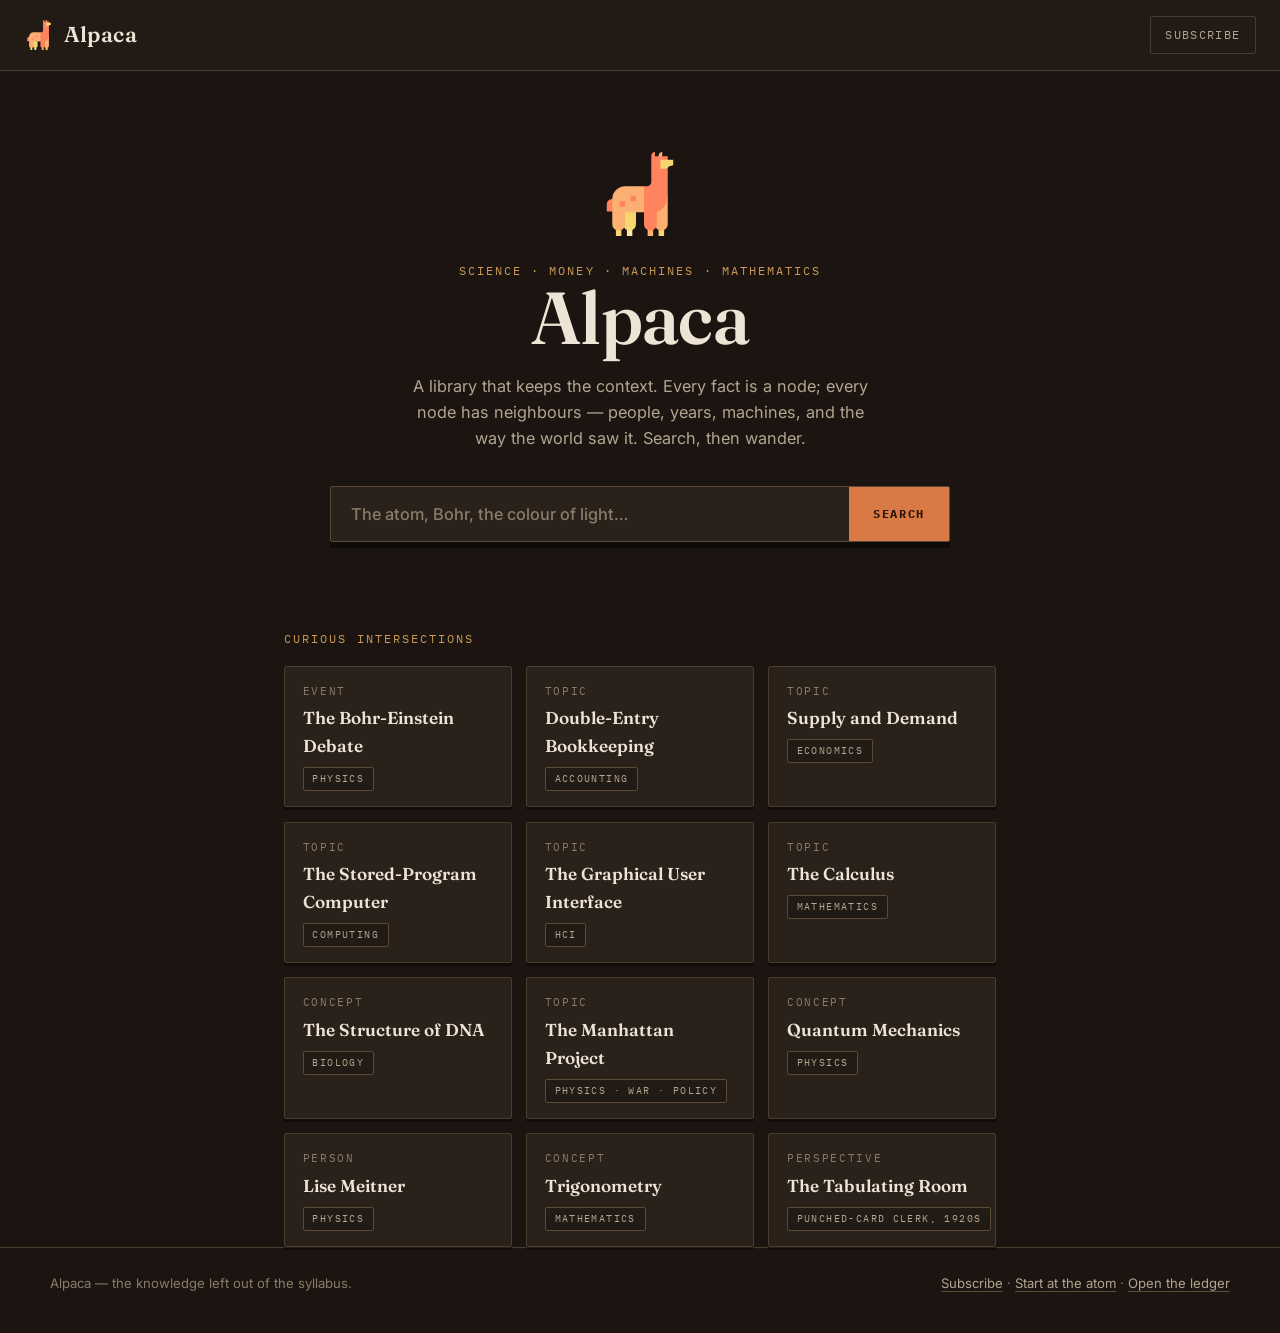
<file: index.html>
<!DOCTYPE html>
<html lang="en">
<head>
  <meta charset="UTF-8">
  <meta name="viewport" content="width=device-width, initial-scale=1.0">
  <title>Alpaca — interlinked knowledge</title>
  <meta name="description" content="Alpaca is a library that keeps the context. Every fact is a node; every node has neighbours. Search, then wander.">
  <meta name="theme-color" content="#1B1410">
  <link rel="manifest" href="manifest.webmanifest">
  <link rel="icon" type="image/svg+xml" href="favicon.svg">
  <link rel="icon" type="image/png" href="icons/icon-192.png">
  <link rel="apple-touch-icon" href="icons/icon-192.png">
  <link rel="preconnect" href="https://fonts.googleapis.com">
  <link rel="preconnect" href="https://fonts.gstatic.com" crossorigin>
  <link href="https://fonts.googleapis.com/css2?family=Fraunces:opsz,wght@9..144,600&family=Inter:wght@400;500;600;700&family=IBM+Plex+Mono:wght@400;600&display=swap" rel="stylesheet">
  <link rel="stylesheet" href="css/style.css">
</head>
<body data-page="home">

  <header class="topbar">
    <a class="brand" href="index.html">
      <svg version="1.1" viewBox="0 0 512 512" xmlns="http://www.w3.org/2000/svg">
        <path style="fill:#F6D76F;" d="M369.437,474.854V512h33.391v-37.146c-5.472-17.394-9.924-27.411-16.696-48.559C378.435,447.443,375.096,460.8,369.437,474.854z"/>
        <path style="fill:#FBB071;" d="M318.33,278.261c0,0,25.6,143.583,34.411,181.462c3.942,6.545,9.754,11.834,16.696,15.132c5.061,2.404,10.72,3.754,16.696,3.754s11.635-1.349,16.696-3.754c13.161-6.253,22.261-19.663,22.261-35.202V274.22C381.774,277.148,358.4,277.148,318.33,278.261z"/>
        <path style="fill:#F6D76F;" d="M109.172,474.854V512h33.391v-37.146c-6.772-10.715-11.224-18.507-19.015-32.976C117.983,455.235,113.53,466.365,109.172,474.854z"/>
        <path style="fill:#FAE8AC;" d="M175.954,474.854V512h33.391v-37.146c-6.772-8.489-10.111-16.281-17.902-28.524C185.878,458.574,183.652,466.365,175.954,474.854z"/>
        <path style="fill:#F6D76F;" d="M159.259,459.723c3.942,6.545,9.754,11.834,16.696,15.132c5.061,2.404,10.72,3.754,16.696,3.754c5.976,0,11.635-1.349,16.696-3.754c13.161-6.253,22.261-19.663,22.261-35.202v-72.971l-102.493-28.316C129.113,338.365,151.374,429.635,159.259,459.723z"/>
        <path style="fill:#FBB071;" d="M391.698,0c-12.243,0-22.261,10.017-22.261,22.261v3.268l21.241,21.219L391.698,0z"/>
        <path style="fill:#FF835D;" d="M86.911,286.546c-18.364,0-33.391,15.027-33.391,33.391v43.195h73.367L86.911,286.546z"/>
        <g>
          <path style="fill:#FBB071;" d="M302.654,474.854V512h33.391v-37.146c-6.585-9.602-11.037-17.394-16.696-28.524C311.652,457.461,309.426,465.252,302.654,474.854z"/>
          <path style="fill:#FBB071;" d="M233.39,208.629l-68.563,0.011c-43.031-0.007-77.914,34.876-77.914,77.906v153.106c0,15.539,9.1,28.949,22.261,35.202c5.061,2.404,10.72,3.754,16.696,3.754s11.635-1.349,16.696-3.754c6.942-3.298,12.753-8.587,16.696-15.132c3.532-5.862,5.565-12.728,5.565-20.07v-72.971h115.57l67.988-86.194l-67.989-71.858H233.39z"/>
        </g>
        <g>
          <path style="fill:#FF835D;" d="M425.089,47.79V25.529h-66.783c-3.903,0-7.648,0.677-11.13,1.908V0c-12.243,0-22.261,10.017-22.261,22.261v160.69c0,14.158-12.622,25.678-26.78,25.678h-17.742v231.023c0,15.539,9.1,28.949,22.261,35.202c5.061,2.404,10.72,3.754,16.696,3.754c5.976,0,11.635-1.349,16.696-3.754c6.942-3.298,12.753-8.587,16.696-15.132c3.532-5.862,5.565-12.728,5.565-20.07V362.75c38.28-11.479,66.783-46.817,66.783-88.529V47.79z"/>
          <rect x="131.428" y="299.898" style="fill:#FF835D;" width="33.391" height="33.391"/>
          <rect x="198.211" y="266.507" style="fill:#FF835D;" width="33.391" height="33.391"/>
        </g>
        <path style="fill:#F6D76F;" d="M380.567,47.79v55.012c0,0,18.778,0,26.713,0c6.781,0,12.983-2.438,17.809-6.47c2.568-2.145,4.753-4.735,6.413-7.664l26.978-7.486V47.79C458.48,47.79,380.567,47.79,380.567,47.79z"/>
      </svg>
      <span class="brand-name">Alpaca</span>
    </a>
    <div class="spacer"></div>
    <a class="btn btn-ghost" data-subscribe href="#" target="_blank" rel="noopener">Subscribe</a>
    <button class="btn" id="install-btn" style="display:none">Install</button>
  </header>

  <main>
    <section class="hero">
      <div class="mark">
        <svg version="1.1" viewBox="0 0 512 512" xmlns="http://www.w3.org/2000/svg">
          <path style="fill:#F6D76F;" d="M369.437,474.854V512h33.391v-37.146c-5.472-17.394-9.924-27.411-16.696-48.559C378.435,447.443,375.096,460.8,369.437,474.854z"/>
          <path style="fill:#FBB071;" d="M318.33,278.261c0,0,25.6,143.583,34.411,181.462c3.942,6.545,9.754,11.834,16.696,15.132c5.061,2.404,10.72,3.754,16.696,3.754s11.635-1.349,16.696-3.754c13.161-6.253,22.261-19.663,22.261-35.202V274.22C381.774,277.148,358.4,277.148,318.33,278.261z"/>
          <path style="fill:#F6D76F;" d="M109.172,474.854V512h33.391v-37.146c-6.772-10.715-11.224-18.507-19.015-32.976C117.983,455.235,113.53,466.365,109.172,474.854z"/>
          <path style="fill:#FAE8AC;" d="M175.954,474.854V512h33.391v-37.146c-6.772-8.489-10.111-16.281-17.902-28.524C185.878,458.574,183.652,466.365,175.954,474.854z"/>
          <path style="fill:#F6D76F;" d="M159.259,459.723c3.942,6.545,9.754,11.834,16.696,15.132c5.061,2.404,10.72,3.754,16.696,3.754c5.976,0,11.635-1.349,16.696-3.754c13.161-6.253,22.261-19.663,22.261-35.202v-72.971l-102.493-28.316C129.113,338.365,151.374,429.635,159.259,459.723z"/>
          <path style="fill:#FBB071;" d="M391.698,0c-12.243,0-22.261,10.017-22.261,22.261v3.268l21.241,21.219L391.698,0z"/>
          <path style="fill:#FF835D;" d="M86.911,286.546c-18.364,0-33.391,15.027-33.391,33.391v43.195h73.367L86.911,286.546z"/>
          <g>
            <path style="fill:#FBB071;" d="M302.654,474.854V512h33.391v-37.146c-6.585-9.602-11.037-17.394-16.696-28.524C311.652,457.461,309.426,465.252,302.654,474.854z"/>
            <path style="fill:#FBB071;" d="M233.39,208.629l-68.563,0.011c-43.031-0.007-77.914,34.876-77.914,77.906v153.106c0,15.539,9.1,28.949,22.261,35.202c5.061,2.404,10.72,3.754,16.696,3.754s11.635-1.349,16.696-3.754c6.942-3.298,12.753-8.587,16.696-15.132c3.532-5.862,5.565-12.728,5.565-20.07v-72.971h115.57l67.988-86.194l-67.989-71.858H233.39z"/>
          </g>
          <g>
            <path style="fill:#FF835D;" d="M425.089,47.79V25.529h-66.783c-3.903,0-7.648,0.677-11.13,1.908V0c-12.243,0-22.261,10.017-22.261,22.261v160.69c0,14.158-12.622,25.678-26.78,25.678h-17.742v231.023c0,15.539,9.1,28.949,22.261,35.202c5.061,2.404,10.72,3.754,16.696,3.754c5.976,0,11.635-1.349,16.696-3.754c6.942-3.298,12.753-8.587,16.696-15.132c3.532-5.862,5.565-12.728,5.565-20.07V362.75c38.28-11.479,66.783-46.817,66.783-88.529V47.79z"/>
            <rect x="131.428" y="299.898" style="fill:#FF835D;" width="33.391" height="33.391"/>
            <rect x="198.211" y="266.507" style="fill:#FF835D;" width="33.391" height="33.391"/>
          </g>
          <path style="fill:#F6D76F;" d="M380.567,47.79v55.012c0,0,18.778,0,26.713,0c6.781,0,12.983-2.438,17.809-6.47c2.568-2.145,4.753-4.735,6.413-7.664l26.978-7.486V47.79C458.48,47.79,380.567,47.79,380.567,47.79z"/>
        </svg>
      </div>

      <div class="eyebrow">Science · Money · Machines · Mathematics</div>
      <h1 class="display">Alpaca</h1>
      <p class="lede">A library that keeps the context. Every fact is a node; every node has neighbours — people, years, machines, and the way the world saw it. Search, then wander.</p>

      <form id="home-search" class="searchbox" autocomplete="off">
        <input id="home-q" type="text" placeholder="The atom, Bohr, the colour of light…" aria-label="Search">
        <button type="submit">Search</button>
      </form>

      <div class="search-spinner" id="search-spinner" hidden aria-hidden="true">
        <div class="sp-slots">
          <span class="sp-ring"></span>
          <svg class="sp-alpaca" viewBox="0 0 512 512"></svg>
        </div>
      </div>
    </section>

    <section class="results hidden" id="results-wrap">
      <div class="results-meta" id="results-meta"></div>
      <div id="results"></div>
    </section>

    <section class="intersections container">
      <div class="eyebrow">Curious intersections</div>
      <div class="grid" id="intersections"></div>
    </section>
  </main>

  <footer class="footer">
    <div class="row">
      <span>Alpaca — the knowledge left out of the syllabus.</span>
      <span><a data-subscribe href="#" target="_blank" rel="noopener">Subscribe</a> · <a href="facts.html?topic=the-atom">Start at the atom</a> · <a href="facts.html?topic=double-entry-bookkeeping">Open the ledger</a></span>
    </div>
  </footer>

  <div class="install-banner" id="install-banner">
    <div class="ib-text">
      <strong>Install Alpaca</strong>
      Works offline. Pinned to your shelf.
    </div>
    <button class="btn btn-accent" id="install-banner-btn">Install</button>
    <button class="ib-x" id="install-dismiss" aria-label="Dismiss">×</button>
  </div>

  <script src="js/data.js"></script>
  <script src="js/search.js"></script>
  <script src="js/app.js"></script>
</body>
</html>
</file>
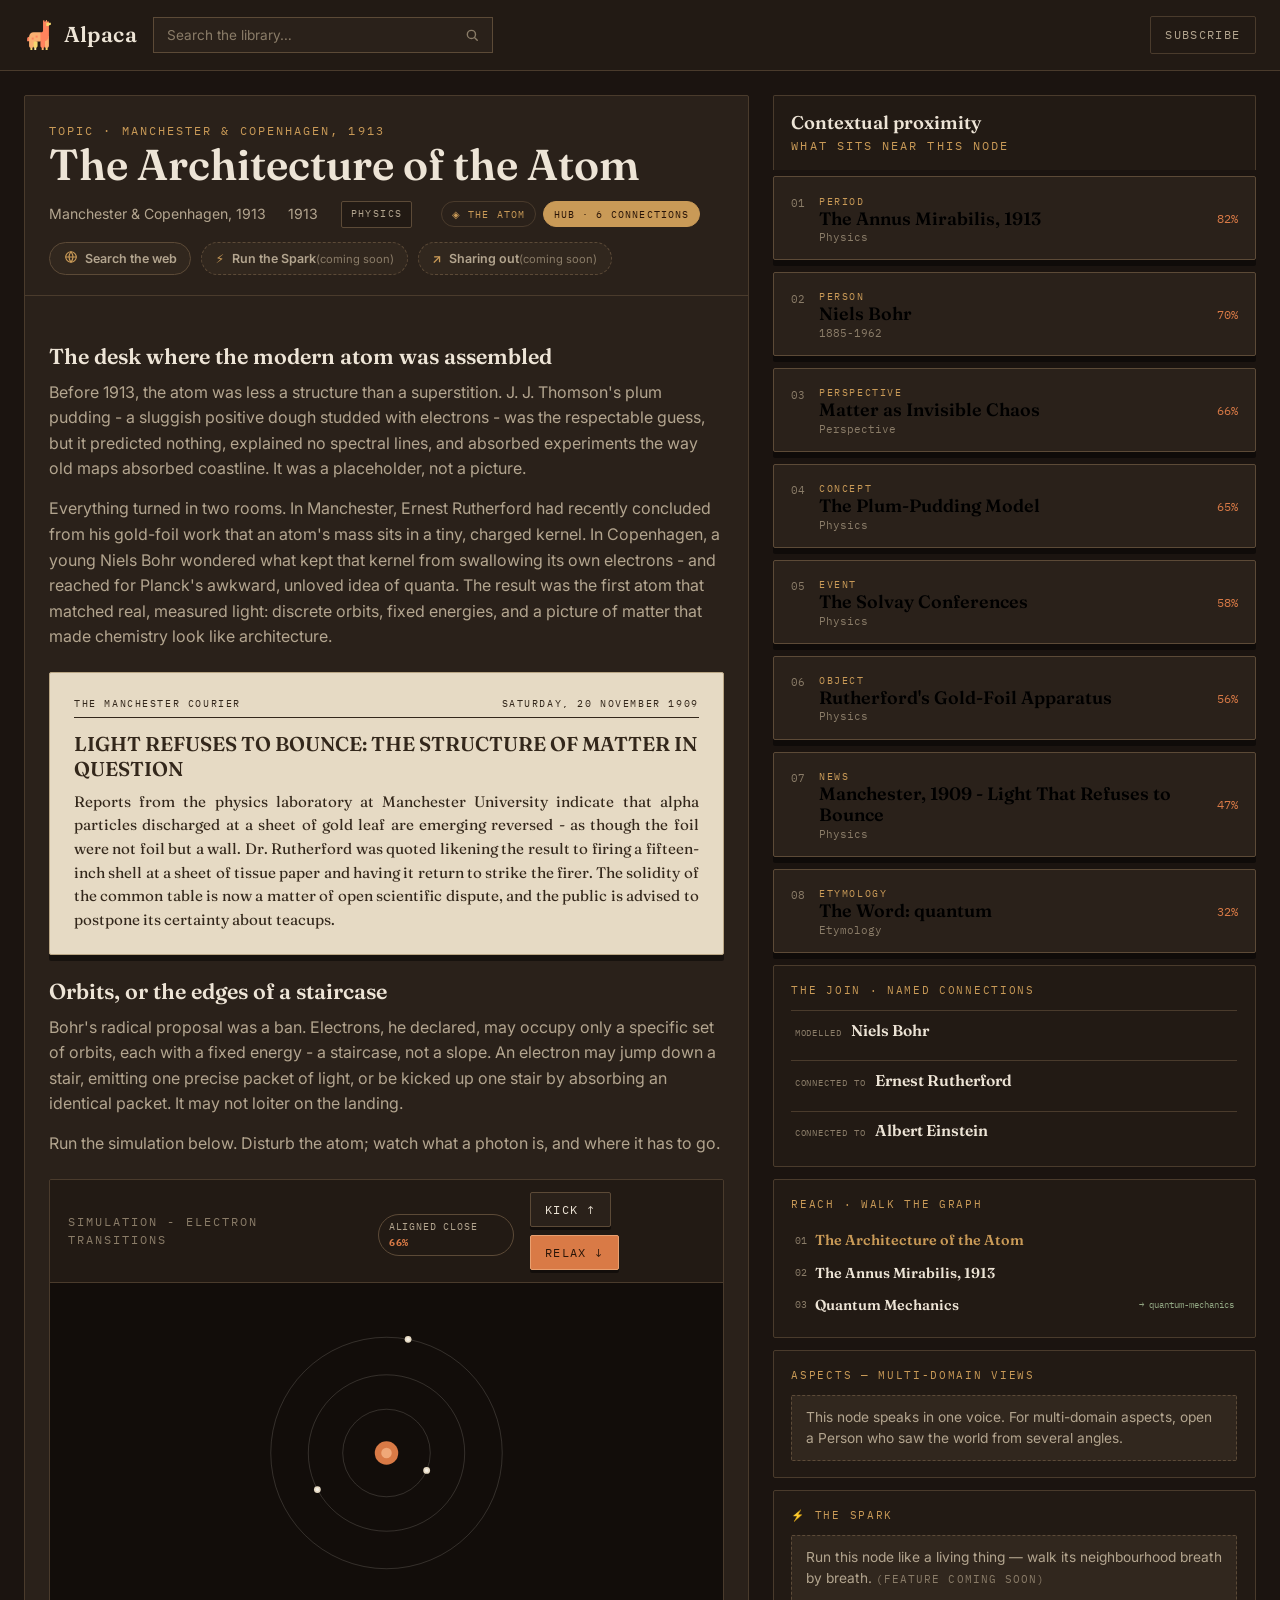
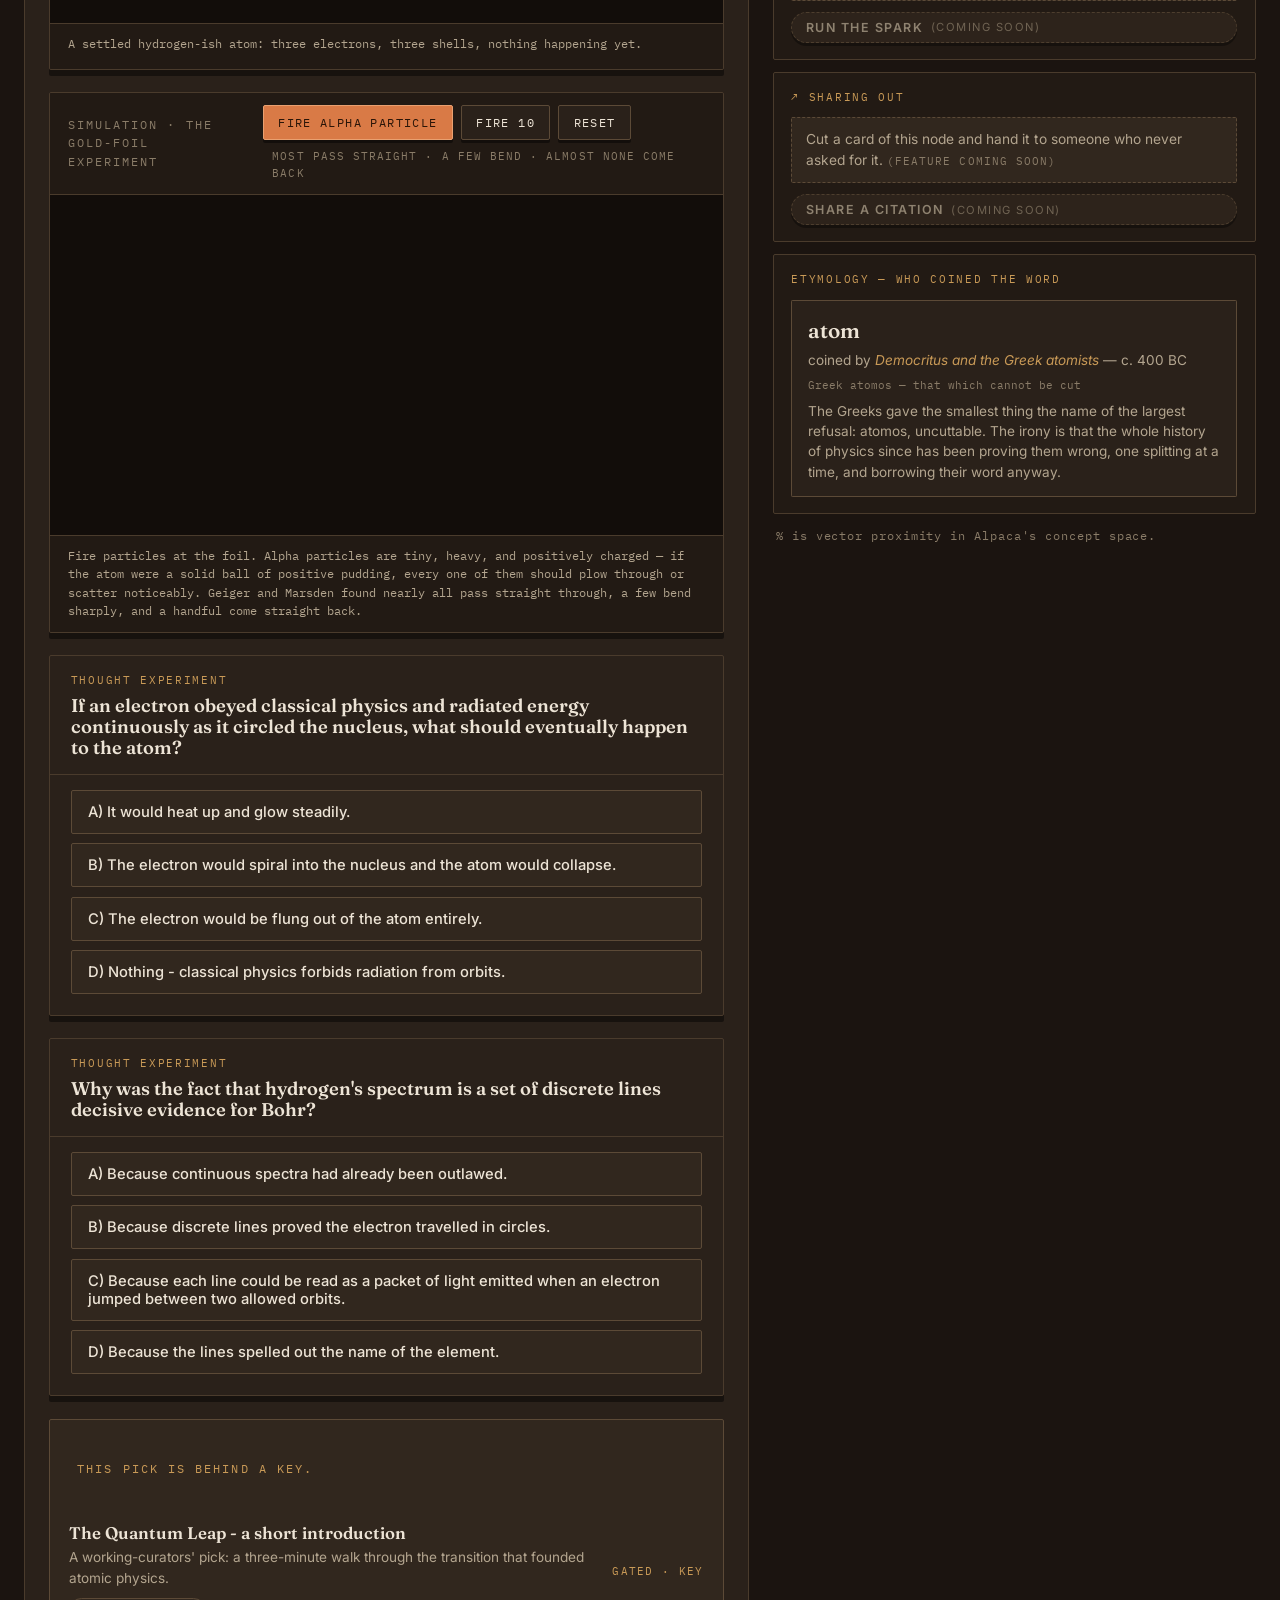
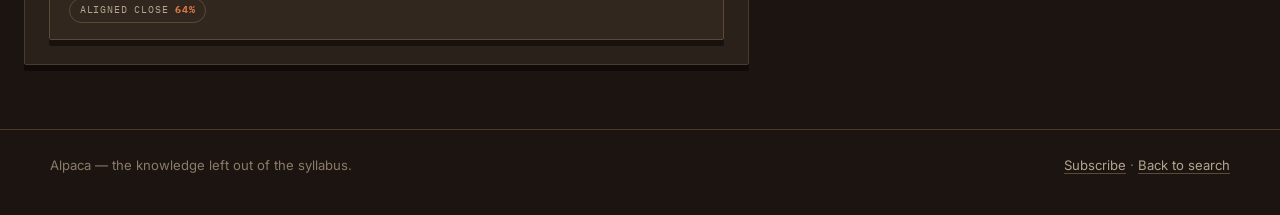
<file: facts.html>
<!DOCTYPE html>
<html lang="en">
<head>
  <meta charset="UTF-8">
  <meta name="viewport" content="width=device-width, initial-scale=1.0">
  <title>The Architecture of the Atom — Alpaca</title>
  <meta name="description" content="Alpaca — the knowledge left out of the syllabus. Every fact is a node, every node has neighbours.">
  <meta name="theme-color" content="#1B1410">
  <link rel="manifest" href="manifest.webmanifest">
  <link rel="icon" type="image/svg+xml" href="favicon.svg">
  <link rel="icon" type="image/png" href="icons/icon-192.png">
  <link rel="apple-touch-icon" href="icons/icon-192.png">
  <link rel="preconnect" href="https://fonts.googleapis.com">
  <link rel="preconnect" href="https://fonts.gstatic.com" crossorigin>
  <link href="https://fonts.googleapis.com/css2?family=Fraunces:opsz,wght@9..144,600&family=Inter:wght@400;500;600;700&family=IBM+Plex+Mono:wght@400;600&display=swap" rel="stylesheet">
  <link rel="stylesheet" href="css/style.css">
</head>
<body data-page="facts">

  <header class="topbar">
    <a class="brand" href="index.html">
      <svg version="1.1" viewBox="0 0 512 512" xmlns="http://www.w3.org/2000/svg">
        <path style="fill:#F6D76F;" d="M369.437,474.854V512h33.391v-37.146c-5.472-17.394-9.924-27.411-16.696-48.559C378.435,447.443,375.096,460.8,369.437,474.854z"/>
        <path style="fill:#FBB071;" d="M318.33,278.261c0,0,25.6,143.583,34.411,181.462c3.942,6.545,9.754,11.834,16.696,15.132c5.061,2.404,10.72,3.754,16.696,3.754s11.635-1.349,16.696-3.754c13.161-6.253,22.261-19.663,22.261-35.202V274.22C381.774,277.148,358.4,277.148,318.33,278.261z"/>
        <path style="fill:#F6D76F;" d="M109.172,474.854V512h33.391v-37.146c-6.772-10.715-11.224-18.507-19.015-32.976C117.983,455.235,113.53,466.365,109.172,474.854z"/>
        <path style="fill:#FAE8AC;" d="M175.954,474.854V512h33.391v-37.146c-6.772-8.489-10.111-16.281-17.902-28.524C185.878,458.574,183.652,466.365,175.954,474.854z"/>
        <path style="fill:#F6D76F;" d="M159.259,459.723c3.942,6.545,9.754,11.834,16.696,15.132c5.061,2.404,10.72,3.754,16.696,3.754c5.976,0,11.635-1.349,16.696-3.754c13.161-6.253,22.261-19.663,22.261-35.202v-72.971l-102.493-28.316C129.113,338.365,151.374,429.635,159.259,459.723z"/>
        <path style="fill:#FBB071;" d="M391.698,0c-12.243,0-22.261,10.017-22.261,22.261v3.268l21.241,21.219L391.698,0z"/>
        <path style="fill:#FF835D;" d="M86.911,286.546c-18.364,0-33.391,15.027-33.391,33.391v43.195h73.367L86.911,286.546z"/>
        <g>
          <path style="fill:#FBB071;" d="M302.654,474.854V512h33.391v-37.146c-6.585-9.602-11.037-17.394-16.696-28.524C311.652,457.461,309.426,465.252,302.654,474.854z"/>
          <path style="fill:#FBB071;" d="M233.39,208.629l-68.563,0.011c-43.031-0.007-77.914,34.876-77.914,77.906v153.106c0,15.539,9.1,28.949,22.261,35.202c5.061,2.404,10.72,3.754,16.696,3.754s11.635-1.349,16.696-3.754c6.942-3.298,12.753-8.587,16.696-15.132c3.532-5.862,5.565-12.728,5.565-20.07v-72.971h115.57l67.988-86.194l-67.989-71.858H233.39z"/>
        </g>
        <g>
          <path style="fill:#FF835D;" d="M425.089,47.79V25.529h-66.783c-3.903,0-7.648,0.677-11.13,1.908V0c-12.243,0-22.261,10.017-22.261,22.261v160.69c0,14.158-12.622,25.678-26.78,25.678h-17.742v231.023c0,15.539,9.1,28.949,22.261,35.202c5.061,2.404,10.72,3.754,16.696,3.754c5.976,0,11.635-1.349,16.696-3.754c6.942-3.298,12.753-8.587,16.696-15.132c3.532-5.862,5.565-12.728,5.565-20.07V362.75c38.28-11.479,66.783-46.817,66.783-88.529V47.79z"/>
          <rect x="131.428" y="299.898" style="fill:#FF835D;" width="33.391" height="33.391"/>
          <rect x="198.211" y="266.507" style="fill:#FF835D;" width="33.391" height="33.391"/>
        </g>
        <path style="fill:#F6D76F;" d="M380.567,47.79v55.012c0,0,18.778,0,26.713,0c6.781,0,12.983-2.438,17.809-6.47c2.568-2.145,4.753-4.735,6.413-7.664l26.978-7.486V47.79C458.48,47.79,380.567,47.79,380.567,47.79z"/>
      </svg>
      <span class="brand-name">Alpaca</span>
    </a>
    <form id="mini-search" class="mini-search">
      <input id="mini-q" type="text" placeholder="Search the library…" aria-label="Search">
      <button type="submit" style="background:none;border:0;cursor:pointer;color:var(--ink-faint);display:grid;place-items:center;padding:0.2rem">
        <svg xmlns="http://www.w3.org/2000/svg" width="14" height="14" viewBox="0 0 24 24" fill="none" stroke="currentColor" stroke-width="2.4" stroke-linecap="round"><circle cx="11" cy="11" r="7"/><path d="M21 21l-4.35-4.35"/></svg>
      </button>
    </form>
    <div class="spacer"></div>
    <a class="btn btn-ghost" data-subscribe href="#" target="_blank" rel="noopener">Subscribe</a>
    <button class="btn" id="install-btn" style="display:none">Install</button>
  </header>

  <main class="facts-grid">
    <!-- LEFT · 60% : the topic itself -->
    <section class="facts-main">
      <article class="panel">
        <div class="topic-title">
          <div class="eyebrow" id="topic-eyebrow"></div>
          <h1 id="topic-title"></h1>
          <div class="meta-line">
            <span id="topic-loc"></span>
            <span id="topic-dates"></span>
            <span class="tag" id="topic-tag"></span>
          </div>
          <div class="page-actions" id="page-actions">
            <button class="btn btn-accent shelf-toggle" id="shelf-toggle" aria-expanded="false">Context · shelf</button>
          </div>
        </div>
        <div class="topic-body" id="topic-body"></div>
      </article>
    </section>

    <!-- RIGHT · 40% : the contextual shelf -->
    <aside class="shelf-wrap" id="shelf-wrap">
      <div class="shelf-head">
        <h2>Contextual proximity</h2>
        <div class="eyebrow" style="margin-top:0.25rem">what sits near this node</div>
      </div>
      <div id="shelf" style="display:flex;flex-direction:column;gap:0.75rem"></div>
      <p style="font-size:0.72rem;color:var(--ink-faint);font-family:var(--mono);letter-spacing:0.08em;padding:0.4rem 0.2rem 0">
        % is vector proximity in Alpaca's concept space.
      </p>
    </aside>
  </main>

  <footer class="footer">
    <div class="row">
      <span>Alpaca — the knowledge left out of the syllabus.</span>
      <span><a data-subscribe href="#" target="_blank" rel="noopener">Subscribe</a> · <a href="index.html">Back to search</a></span>
    </div>
  </footer>

  <div class="install-banner" id="install-banner">
    <div class="ib-text">
      <strong>Install Alpaca</strong>
      Works offline. Pinned to your shelf.
    </div>
    <button class="btn btn-accent" id="install-banner-btn">Install</button>
    <button class="ib-x" id="install-dismiss" aria-label="Dismiss">×</button>
  </div>

  <div class="shelf-backdrop" id="shelf-backdrop"></div>

  <script src="js/data.js"></script>
  <script src="js/search.js"></script>
  <script src="js/sim.js"></script>
  <script src="js/app.js"></script>
</body>
</html>
</file>
<file: css/style.css>
/* ============================================================
   ALPACA — mature brutalist theme
   ============================================================ */

:root {
  --bg:        #1B1410;
  --bg-2:      #221A14;
  --panel:     #2A211A;
  --panel-2:   #31271E;
  --ink:       #EDE4D6;
  --ink-dim:   #B3A58F;
  --ink-faint: #8A7C68;
  --line:      #4A3B2C;
  --line-hard: #5C4A37;
  --accent:    #D97A46;
  --accent-ink:#2A1508;
  --brass:     #C99A57;
  --sage:      #93A884;
  --wire:      #4E6E8E;
  --good:      #7FA56B;
  --bad:       #C0563F;
  --paper:     #E6DAC4;
  --paper-ink: #33271B;
  --shadow:    0 6px 0 rgba(0, 0, 0, 0.45);
  --shadow-sm: 0 3px 0 rgba(0, 0, 0, 0.45);
  --serif: 'Fraunces', 'Iowan Old Style', 'Palatino', Georgia, serif;
  --sans: 'Inter', system-ui, -apple-system, 'Segoe UI', sans-serif;
  --mono: 'IBM Plex Mono', 'Cascadia Code', Consolas, monospace;
  --r: 2px;
}

* { box-sizing: border-box; margin: 0; padding: 0; }

html { scroll-behavior: smooth; }

html, body { overflow-x: hidden; }

body {
  font-family: var(--sans);
  background: var(--bg);
  color: var(--ink);
  line-height: 1.6;
  min-height: 100vh;
  -webkit-font-smoothing: antialiased;
}

::selection { background: var(--accent); color: var(--accent-ink); }

a { color: inherit; text-decoration: none; }

/* ---------- typography ---------- */

.eyebrow {
  font-family: var(--mono);
  font-size: 0.72rem;
  letter-spacing: 0.18em;
  text-transform: uppercase;
  color: var(--brass);
}

h1, h2, h3 { font-family: var(--serif); font-weight: 600; line-height: 1.15; }

.display {
  font-family: var(--serif);
  font-weight: 600;
  font-size: clamp(2.6rem, 6vw, 4.6rem);
  line-height: 1.02;
  letter-spacing: -0.01em;
}

/* ---------- shell / layout ---------- */

.container { max-width: 1180px; margin: 0 auto; padding: 0 1.5rem; }

.topbar {
  display: flex;
  align-items: center;
  gap: 1rem;
  padding: 1rem 1.5rem;
  border-bottom: 1px solid var(--line);
  background: var(--bg-2);
  position: sticky;
  top: 0;
  z-index: 40;
}

.brand { display: flex; align-items: center; gap: 0.6rem; }
.brand svg { width: 30px; height: 30px; display: block; }
.brand-name { font-family: var(--serif); font-weight: 600; font-size: 1.35rem; letter-spacing: 0.02em; }

.topbar .spacer { flex: 1; }

.topbar .mini-search {
  display: flex;
  align-items: center;
  gap: 0.5rem;
  border: 1px solid var(--line-hard);
  background: var(--panel);
  padding: 0.4rem 0.6rem 0.4rem 0.8rem;
  width: min(340px, 40vw);
}
.topbar .mini-search input {
  background: transparent;
  border: 0;
  outline: 0;
  color: var(--ink);
  font: 600 0.85rem var(--sans);
  width: 100%;
}
.topbar .mini-search input::placeholder { color: var(--ink-faint); font-weight: 400; }

/* ---------- buttons ---------- */

.btn {
  font-family: var(--mono);
  font-size: 0.72rem;
  letter-spacing: 0.12em;
  text-transform: uppercase;
  padding: 0.55rem 0.9rem;
  border: 1px solid var(--line-hard);
  background: var(--panel);
  color: var(--ink);
  cursor: pointer;
  border-radius: var(--r);
  box-shadow: var(--shadow-sm);
  transition: transform 0.08s ease, box-shadow 0.08s ease, background 0.12s ease;
  display: inline-flex;
  align-items: center;
  gap: 0.45rem;
  white-space: nowrap;
}
.btn:hover { background: var(--panel-2); }
.btn:active { transform: translate(2px, 3px); box-shadow: 0 0 0 rgba(0,0,0,0.4); }

.btn-accent { background: var(--accent); color: var(--accent-ink); border-color: #E9A070; }
.btn-accent:hover { background: #E3884F; }

.btn-ghost { background: transparent; box-shadow: none; border-color: var(--line); color: var(--ink-dim); }
.btn-ghost:hover { color: var(--ink); border-color: var(--line-hard); }

/* ---------- panel ---------- */

.panel {
  background: var(--panel);
  border: 1px solid var(--line);
  border-radius: var(--r);
  box-shadow: var(--shadow);
}

.panel-head {
  display: flex;
  align-items: center;
  justify-content: space-between;
  gap: 1rem;
  padding: 1rem 1.5rem;
  border-bottom: 1px solid var(--line);
}

/* ============================================================
   HERO / SEARCH (index)
   ============================================================ */

.hero { padding: clamp(3rem, 9vh, 6rem) 1.5rem 2rem; text-align: center; }

.hero .mark { width: 84px; height: 84px; margin: 0 auto 1.6rem; }
.hero .mark svg { width: 100%; height: 100%; display: block; }

.hero .lede {
  color: var(--ink-dim);
  max-width: 46ch;
  margin: 1.1rem auto 0;
  font-size: 1.02rem;
}

.searchbox {
  max-width: 620px;
  margin: 2.2rem auto 0;
  display: flex;
  border: 1px solid var(--line-hard);
  background: var(--panel);
  box-shadow: var(--shadow);
  border-radius: var(--r);
  overflow: hidden;
}
.searchbox input {
  flex: 1;
  background: transparent;
  border: 0;
  outline: 0;
  padding: 1.05rem 1.25rem;
  color: var(--ink);
  font: 500 1.02rem var(--sans);
}
.searchbox input::placeholder { color: var(--ink-faint); }
.searchbox button {
  background: var(--accent);
  border: 0;
  color: var(--accent-ink);
  font-family: var(--mono);
  font-size: 0.75rem;
  letter-spacing: 0.14em;
  text-transform: uppercase;
  padding: 0 1.5rem;
  cursor: pointer;
  font-weight: 700;
  transition: background 0.12s ease;
}
.searchbox button:hover { background: #E3884F; }

/* ---------- search spinner (under the textbox while searching) ---------- */
.search-spinner { display: grid; place-items: center; padding: 1.4rem 0 0.1rem; }
.search-spinner[hidden] { display: none; }
.search-spinner .sp-slots {
  position: relative; display: grid; place-items: center;
  width: 48px; height: 48px;
  animation: sp-in 0.32s ease;
}
.search-spinner .sp-ring {
  width: 40px; height: 40px; border-radius: 50%;
  border: 3px solid rgba(201, 154, 87, 0.16);
  border-top-color: var(--brass);
  border-right-color: var(--accent);
  animation: sp-spin 0.7s linear infinite;
  box-shadow: 0 0 18px rgba(217, 122, 70, 0.18);
}
.search-spinner .sp-alpaca {
  position: absolute; inset: 0; margin: auto;
  width: 20px; height: 20px;
  animation: sp-breathe 1.6s ease-in-out infinite;
}
@keyframes sp-spin { to { transform: rotate(360deg); } }
@keyframes sp-breathe { 0%, 100% { transform: scale(1); opacity: 0.85; } 50% { transform: scale(1.08); opacity: 1; } }
@keyframes sp-in { from { opacity: 0; transform: translateY(-6px) scale(0.9); } to { opacity: 1; transform: none; } }
@media (prefers-reduced-motion: reduce) {
  .search-spinner .sp-ring, .search-spinner .sp-alpaca { animation: none; }
}

/* ---------- results ---------- */

.results { max-width: 760px; margin: 2.5rem auto 0; text-align: left; }

.results-meta { font-family: var(--mono); font-size: 0.72rem; letter-spacing: 0.12em; text-transform: uppercase; color: var(--ink-faint); margin-bottom: 1rem; }

.result {
  display: flex;
  align-items: center;
  gap: 1rem;
  padding: 1.1rem 1.25rem;
  border: 1px solid var(--line);
  background: var(--panel);
  margin-bottom: 0.85rem;
  cursor: pointer;
  border-radius: var(--r);
  box-shadow: var(--shadow-sm);
  transition: transform 0.1s ease, box-shadow 0.1s ease, background 0.1s ease;
}
.result:hover { background: var(--panel-2); }
.result:active { transform: translate(2px, 3px); box-shadow: 0 0 0 rgba(0,0,0,0.4); }

.result .meta { width: 150px; flex-shrink: 0; }
.result .prox { font-family: var(--mono); font-size: 0.72rem; color: var(--brass); }
.result h3 { font-family: var(--serif); font-size: 1.25rem; font-weight: 600; }
.result p { color: var(--ink-dim); font-size: 0.9rem; margin-top: 0.15rem; }

.result .tag { margin-left: auto; flex-shrink: 0; }

/* ---------- intersections ---------- */

.intersections { max-width: 760px; margin: 3.5rem auto 0; text-align: left; }

.intersections .grid {
  display: grid;
  grid-template-columns: repeat(auto-fit, minmax(210px, 1fr));
  gap: 0.9rem;
  margin-top: 1.1rem;
}
.intersection-card {
  border: 1px solid var(--line);
  background: var(--panel);
  padding: 1rem 1.1rem;
  cursor: pointer;
  border-radius: var(--r);
  box-shadow: var(--shadow-sm);
  transition: transform 0.1s ease, background 0.1s ease, box-shadow 0.1s ease;
}
.intersection-card:hover { background: var(--panel-2); }
.intersection-card:active { transform: translate(2px, 3px); box-shadow: 0 0 0 rgba(0,0,0,0.4); }
.intersection-card .i-eyebrow { font-family: var(--mono); font-size: 0.66rem; letter-spacing: 0.16em; text-transform: uppercase; color: var(--ink-faint); }
.intersection-card h4 { font-family: var(--serif); font-weight: 600; font-size: 1.08rem; margin: 0.3rem 0; }

/* ============================================================
   FACTS PAGE
   ============================================================ */

.facts-grid {
  display: grid;
  grid-template-columns: minmax(0, 3fr) minmax(0, 2fr);
  gap: 1.5rem;
  padding: 1.5rem 1.5rem 4rem;
  align-items: start;
}

@media (max-width: 960px) {
  .facts-grid { grid-template-columns: 1fr; }
}

/* ---------- main column ---------- */

.topic-title { padding: 1.6rem 1.5rem 1.2rem; border-bottom: 1px solid var(--line); }
.topic-title h1 { font-size: clamp(1.9rem, 4vw, 2.7rem); font-weight: 600; }
.topic-title .meta-line { display: flex; flex-wrap: wrap; gap: 0.75rem 1.4rem; margin-top: 0.7rem; color: var(--ink-dim); font-size: 0.88rem; }
.topic-title .meta-line span { display: inline-flex; align-items: center; gap: 0.4rem; }

.topic-body { padding: 1.5rem; }
.topic-body > * + * { margin-top: 1.4rem; }

.keyfacts { display: flex; flex-wrap: wrap; gap: 0.5rem; }
.keyfacts .kf {
  font-family: var(--mono);
  font-size: 0.72rem;
  letter-spacing: 0.06em;
  color: var(--ink-dim);
  border: 1px solid var(--line-hard);
  background: var(--panel-2);
  padding: 0.4rem 0.7rem;
  border-radius: 2px;
}
.viewbar {
  display: flex;
  align-items: baseline;
  justify-content: space-between;
  gap: 0.8rem;
  padding: 0.55rem 0;
  border-bottom: 1px solid var(--line);
}
.viewbar:last-child { border-bottom: 0; }
.viewbar .vb-lbl { font-family: var(--serif); font-weight: 600; }
.viewbar .vb-dom { font-family: var(--mono); font-size: 0.66rem; letter-spacing: 0.12em; text-transform: uppercase; color: var(--brass); flex-shrink: 0; }

.prose { color: var(--ink); }
.prose h3 { font-family: var(--serif); font-size: 1.35rem; font-weight: 600; margin: 1.6rem 0 0.6rem; }
.prose p { color: var(--ink-dim); margin-bottom: 0.9rem; }
.prose p strong { color: var(--ink); }

/* ---------- newspaper clipping ---------- */

.clipping {
  background: var(--paper);
  color: var(--paper-ink);
  border: 1px solid #B9A685;
  outline: 2px solid var(--paper);
  outline-offset: -7px;
  padding: 1.4rem 1.5rem;
  box-shadow: var(--shadow);
  border-radius: var(--r);
  font-family: var(--serif);
}
.clipping .masthead {
  display: flex;
  justify-content: space-between;
  align-items: baseline;
  border-bottom: 1px solid var(--paper-ink);
  padding-bottom: 0.35rem;
  margin-bottom: 0.8rem;
  font-family: var(--mono);
  font-size: 0.62rem;
  letter-spacing: 0.16em;
  text-transform: uppercase;
}
.clipping h3 { font-size: 1.25rem; font-weight: 600; line-height: 1.25; margin-bottom: 0.55rem; }
.clipping p { font-size: 0.95rem; line-height: 1.55; text-align: justify; }

/* ---------- simulation ---------- */

.sim-shell { border: 1px solid var(--line); border-radius: var(--r); overflow: hidden; box-shadow: var(--shadow); }
.sim-head {
  display: flex;
  align-items: center;
  justify-content: space-between;
  gap: 1rem;
  padding: 0.75rem 1.1rem;
  background: var(--bg-2);
  border-bottom: 1px solid var(--line);
}
.sim-head .eyebrow { color: var(--ink-faint); }
.sim-controls { display: flex; gap: 0.5rem; flex-wrap: wrap; }
.sim-canvas { display: block; width: 100%; height: 340px; background: #120D0A; }
.sim-status {
  padding: 0.7rem 1.1rem;
  font-family: var(--mono);
  font-size: 0.72rem;
  color: var(--ink-dim);
  background: var(--bg-2);
  border-top: 1px solid var(--line);
  min-height: 2.9rem;
}
.sim-status .photon-tag { color: var(--accent); font-weight: 700; }

/* ---------- quiz ---------- */

.quiz { border: 1px solid var(--line); border-radius: var(--r); box-shadow: var(--shadow); background: var(--panel); }
.quiz .q-head { padding: 1rem 1.3rem; border-bottom: 1px solid var(--line); }
.quiz .q-head .q-num { font-family: var(--mono); font-size: 0.66rem; letter-spacing: 0.16em; text-transform: uppercase; color: var(--brass); }
.quiz .q-head h3 { font-family: var(--serif); font-size: 1.15rem; font-weight: 600; margin-top: 0.35rem; }
.quiz .options { padding: 0.9rem 1.3rem 1.3rem; display: flex; flex-direction: column; gap: 0.6rem; }
.quiz .option {
  text-align: left;
  font: 500 0.92rem var(--sans);
  color: var(--ink);
  background: var(--panel-2);
  border: 1px solid var(--line-hard);
  padding: 0.75rem 1rem;
  cursor: pointer;
  border-radius: var(--r);
  transition: border-color 0.1s ease, background 0.1s ease;
}
.quiz .option:hover { border-color: var(--brass); }
.quiz .option[disabled] { cursor: default; opacity: 0.55; }
.quiz .option.correct { border-color: var(--good); background: rgba(127,165,107,0.12); opacity: 1; }
.quiz .option.incorrect { border-color: var(--bad); background: rgba(192,86,63,0.12); opacity: 1; }
.quiz .verdict { padding: 0 1.3rem 1.2rem; display: none; }
.quiz .verdict.show { display: block; }
.quiz .verdict .line { font-family: var(--mono); font-size: 0.7rem; letter-spacing: 0.14em; text-transform: uppercase; margin-bottom: 0.35rem; }
.quiz .verdict .line.ok { color: var(--good); }
.quiz .verdict .line.no { color: var(--bad); }
.quiz .verdict p { color: var(--ink-dim); font-size: 0.9rem; }

/* ---------- video ---------- */

.video-card {
  display: flex;
  align-items: center;
  flex-wrap: wrap;
  gap: 1.1rem;
  border: 1px solid var(--line-hard);
  background: var(--panel-2);
  padding: 1rem 1.2rem;
  cursor: pointer;
  border-radius: var(--r);
  box-shadow: var(--shadow);
  transition: transform 0.1s ease, background 0.1s ease;
}
.video-card:hover { background: var(--panel); }
.video-card:active { transform: translate(2px, 3px); box-shadow: 0 0 0 rgba(0,0,0,0.4); }
.video-card .thumb {
  width: 88px; height: 56px;
  flex-shrink: 0;
  background: #120D0A;
  border: 1px solid var(--line);
  display: grid; place-items: center;
  position: relative;
}
.video-card .thumb::after { content: ""; border: 8px solid transparent; border-left-color: var(--accent); margin-left: 4px; }
.video-card h4 { font-family: var(--serif); font-size: 1.05rem; font-weight: 600; }
.video-card p { color: var(--ink-dim); font-size: 0.85rem; }
.video-card .lock { margin-left: auto; font-family: var(--mono); font-size: 0.68rem; letter-spacing: 0.12em; text-transform: uppercase; color: var(--brass); white-space: nowrap; }
.video-card.locked { cursor: pointer; }

/* iframe video embed — full container width, 16:9, 8px padding around */
.iframe-wrap {
  position: relative;
  width: 100%;
  padding: 8px;
  box-sizing: border-box;
}
.iframe-wrap iframe {
  display: block;
  width: 100%;
  height: auto;
  aspect-ratio: 16 / 9;
  border: 0;
  border-radius: calc(var(--r) * 0.6);
  background: #120D0A;
  touch-action: none;
}
.iframe-wrap iframe { max-width: 100%; }
@media (max-width: 720px) {
  .iframe-wrap iframe { width: 100% !important; max-width: 100%; }
  .video-card, .video-card > div, .video-card .thumb { min-width: 0; max-width: 100%; }
}

/* drag-to-resize handle on the video player corner */
.resize-handle {
  position: absolute;
  right: 8px; bottom: 8px;
  width: 20px; height: 20px;
  z-index: 3;
  cursor: nwse-resize;
  touch-action: none;
  opacity: 0.55;
  transition: opacity 0.12s ease;
}
.resize-handle::before,
.resize-handle::after {
  content: "";
  position: absolute;
  right: 3px; bottom: 3px;
  border-right: 2px solid var(--accent);
  border-bottom: 2px solid var(--accent);
}
.resize-handle::before { width: 11px; height: 11px; }
.resize-handle::after { width: 6px; height: 6px; }
.iframe-wrap:hover .resize-handle,
.iframe-wrap.resizing .resize-handle { opacity: 1; }

/* proximity chip for page media */
.media-chip {
  display: inline-block;
  margin-top: 0.5rem;
  font-family: var(--mono);
  font-size: 0.64rem;
  letter-spacing: 0.08em;
  text-transform: uppercase;
  color: var(--ink-dim);
  border: 1px solid var(--line-hard);
  border-radius: 999px;
  padding: 0.2rem 0.6rem;
}
.media-chip b { color: var(--accent); font-weight: 700; }

/* ---------- page actions (Spark + Sharing out placeholders) ---------- */

.page-actions { display: flex; gap: 0.6rem; margin-top: 0.9rem; flex-wrap: wrap; }
.shelf-toggle { display: none; }
.act-btn {
  display: inline-flex; align-items: center; gap: 0.45rem;
  font: 600 0.78rem var(--sans);
  color: var(--ink-dim);
  background: var(--panel-2);
  border: 1px dashed var(--line-hard);
  border-radius: 999px;
  padding: 0.45rem 0.85rem;
  cursor: not-allowed;
  transition: border-color 0.1s ease, color 0.1s ease;
}
.act-btn .act-icon { color: var(--brass); }
.act-btn em { font-style: normal; font-weight: 400; color: var(--ink-faint); font-size: 0.7rem; }
.act-btn.disabled { opacity: 0.75; }
.act-btn.disabled:hover { border-color: var(--line-hard); color: var(--ink-dim); }
.act-btn.act-live { cursor: pointer; border-style: solid; border-color: var(--line-hard); }
.act-btn.act-live:hover { border-color: var(--brass); color: var(--ink); }
.act-btn.act-live:hover .act-icon { color: var(--brass); }

/* ---------- shelf sub-sections ---------- */

.shelf-section {
  border: 1px solid var(--line);
  border-radius: var(--r);
  background: var(--bg-2);
  padding: 1rem 1.1rem;
  display: flex;
  flex-direction: column;
  gap: 0.7rem;
}
.shelf-subhead {
  font-family: var(--mono);
  font-size: 0.66rem;
  letter-spacing: 0.16em;
  text-transform: uppercase;
  color: var(--brass);
}
.placeholder-box {
  font-size: 0.86rem;
  line-height: 1.5;
  color: var(--ink-dim);
  background: var(--panel-2);
  border: 1px dashed var(--line-hard);
  border-radius: calc(var(--r) * 0.6);
  padding: 0.7rem 0.85rem;
}
.placeholder-box .issue { font-family: var(--mono); font-size: 0.66rem; letter-spacing: 0.1em; text-transform: uppercase; color: var(--ink-faint); }

.view-bar { display: flex; flex-direction: column; gap: 0.25rem; }
.view-bar .vb-head { display: flex; justify-content: space-between; gap: 0.5rem; font-size: 0.88rem; font-weight: 600; }
.view-bar .vb-pct { font-family: var(--mono); font-size: 0.7rem; color: var(--accent); flex-shrink: 0; }
.view-bar .vb-track { height: 5px; background: var(--panel-2); border: 1px solid var(--line); border-radius: 99px; overflow: hidden; }
.view-bar .vb-fill { height: 100%; background: linear-gradient(90deg, var(--accent), var(--brass)); border-radius: 99px; }
.view-bar .vb-sub { font-family: var(--mono); font-size: 0.64rem; color: var(--ink-faint); text-transform: uppercase; letter-spacing: 0.1em; }

.etymology-card {
  border: 1px solid var(--line-hard);
  background: var(--panel);
  border-radius: calc(var(--r) * 0.6);
  padding: 0.85rem 1rem;
  cursor: pointer;
  transition: background 0.1s ease;
}
.etymology-card:hover { background: var(--panel-2); }
.ec-term { font-family: var(--serif); font-weight: 600; font-size: 1.3rem; margin-bottom: 0.15rem; }
.ec-by { font-size: 0.85rem; color: var(--ink-dim); }
.ec-by em { color: var(--brass); font-style: italic; }
.ec-origin { font-family: var(--mono); font-size: 0.7rem; color: var(--ink-faint); margin: 0.35rem 0; }
.etymology-card p { font-size: 0.85rem; line-height: 1.5; color: var(--ink-dim); }

/* ---------- prisoner's dilemma ---------- */

.pd-wrap { padding: 1.1rem; display: flex; flex-direction: column; gap: 0.9rem; }
.pd-matrix { display: grid; grid-template-columns: 1.2fr 1fr 1fr; gap: 0.45rem; }
.pd-cell {
  border: 1px solid var(--line-hard);
  border-radius: calc(var(--r) * 0.5);
  padding: 0.5rem 0.55rem;
  font-family: var(--mono);
  font-size: 0.82rem;
  text-align: center;
  background: var(--panel-2);
  transition: background 0.15s ease, border-color 0.15s ease;
}
.pd-corner { border-color: transparent; background: transparent; }
.pd-colh, .pd-rowh { font-size: 0.7rem; text-transform: uppercase; letter-spacing: 0.06em; color: var(--ink-dim); border-color: var(--line); }
.pd-data.hl { border-color: var(--brass); background: rgba(201,154,87,0.14); color: var(--ink); }
.pd-actions { display: flex; gap: 0.6rem; }
.pd-again { margin-top: 0.4rem; }

.sim-hint { font-family: var(--mono); font-size: 0.66rem; text-transform: uppercase; letter-spacing: 0.1em; color: var(--ink-faint); margin-left: 0.6rem; }

/* ---------- tdd loop ---------- */

.tdd-wrap { padding: 1.1rem; display: flex; flex-direction: column; gap: 0.9rem; }
.tdd-lamps { display: flex; gap: 0.6rem; }
.lamp {
  flex: 1;
  display: flex;
  align-items: center;
  justify-content: center;
  gap: 0.5rem;
  font-family: var(--mono);
  font-size: 0.68rem;
  letter-spacing: 0.12em;
  text-transform: uppercase;
  color: var(--ink-faint);
  border: 1px solid var(--line);
  border-radius: calc(var(--r) * 0.5);
  padding: 0.55rem 0.5rem;
  background: var(--panel-2);
  transition: border-color 0.15s ease, color 0.15s ease, background 0.15s ease;
}
.lamp-dot { width: 10px; height: 10px; border-radius: 50%; background: var(--line-hard); }
.lamp.on-red { border-color: var(--accent); color: var(--accent); background: rgba(217,122,70,0.1); }
.lamp.on-red .lamp-dot { background: var(--accent); box-shadow: 0 0 8px rgba(217,122,70,0.7); }
.lamp.on-green { border-color: var(--brass); color: var(--brass); background: rgba(201,154,87,0.1); }
.lamp.on-green .lamp-dot { background: var(--brass); box-shadow: 0 0 8px rgba(201,154,87,0.7); }
.lamp.on-ref { border-color: var(--wire); color: var(--wire); background: rgba(78,110,142,0.12); }
.lamp.on-ref .lamp-dot { background: var(--wire); box-shadow: 0 0 8px rgba(78,110,142,0.7); }
.tdd-actions { display: flex; gap: 0.6rem; flex-wrap: wrap; }
.tdd-score { display: flex; align-items: center; gap: 0.5rem; font-family: var(--mono); font-size: 0.68rem; letter-spacing: 0.1em; text-transform: uppercase; color: var(--ink-faint); }
.tdd-score b { color: var(--ink); font-weight: 600; }

/* ---------- ledger (double entry) ---------- */

.ledger-wrap { padding: 1.1rem; display: flex; flex-direction: column; gap: 0.9rem; }
.ledger-form { display: flex; align-items: center; gap: 0.5rem; flex-wrap: wrap; }
.ledger-form select,
.ledger-form input {
  background: var(--panel-2);
  color: var(--ink);
  border: 1px solid var(--line-hard);
  border-radius: calc(var(--r) * 0.5);
  padding: 0.5rem 0.55rem;
  font-family: var(--mono);
  font-size: 0.78rem;
}
.ledger-form select { min-width: 130px; }
.ledger-form input { width: 90px; }
.ledger-arrow { color: var(--ink-faint); }
.ledger-rows { display: flex; flex-direction: column; gap: 0.35rem; }
.ledger-row {
  display: flex;
  align-items: center;
  gap: 0.6rem;
  font-family: var(--mono);
  font-size: 0.76rem;
  border: 1px solid var(--line);
  border-radius: calc(var(--r) * 0.4);
  padding: 0.45rem 0.6rem;
  background: var(--panel-2);
}
.lr-acct { flex: 1; color: var(--ink); }
.lr-side { font-size: 0.62rem; letter-spacing: 0.1em; text-transform: uppercase; }
.lr-side.debit { color: var(--accent); }
.lr-side.credit { color: var(--brass); }
.lr-amt { color: var(--ink-dim); }
.ledger-grand {
  display: flex;
  align-items: center;
  gap: 0.6rem;
  font-family: var(--mono);
  font-size: 0.7rem;
  letter-spacing: 0.08em;
  text-transform: uppercase;
  color: var(--ink-faint);
  border-top: 1px solid var(--line);
  padding-top: 0.7rem;
}
.ledger-grand b { color: var(--ink); font-weight: 600; margin-right: 0.8rem; }
.ledger-grand b.balanced { color: var(--brass); }
.ledger-grand b.off { color: var(--accent); }

/* ---------- paywall ---------- */

.paywall {
  border: 1px dashed var(--brass);
  background: rgba(201,154,87,0.06);
  padding: 2rem 1.5rem;
  text-align: center;
  border-radius: var(--r);
}
.paywall .eyebrow { color: var(--brass); }
.paywall h3 { font-family: var(--serif); font-size: 1.4rem; font-weight: 600; margin: 0.6rem 0 0.4rem; }
.paywall p { color: var(--ink-dim); max-width: 42ch; margin: 0 auto 1.2rem; font-size: 0.92rem; }
.paywall .lock-row { font-family: var(--mono); font-size: 0.66rem; letter-spacing: 0.14em; text-transform: uppercase; color: var(--ink-faint); margin-top: 1rem; }

/* ---------- shelf (right column) ---------- */

.shelf-wrap { position: sticky; top: 5.5rem; display: flex; flex-direction: column; gap: 0.4rem; }

.shelf-head {
  padding: 1rem 1.1rem 0.9rem;
  border: 1px solid var(--line);
  border-bottom: 0;
  border-radius: var(--r) var(--r) 0 0;
  background: var(--bg-2);
}
.shelf-head h2 { font-family: var(--serif); font-size: 1.15rem; font-weight: 600; }

.shelf {
  display: flex;
  align-items: center;
  gap: 0.9rem;
  width: 100%;
  text-align: left;
  border: 1px solid var(--line-hard);
  background: var(--panel);
  padding: 0.95rem 1.05rem;
  cursor: pointer;
  border-radius: var(--r);
  box-shadow: var(--shadow);
  transition: transform 0.1s ease, box-shadow 0.1s ease, background 0.1s ease;
  position: relative;
}
.shelf:hover { background: var(--panel-2); }
.shelf:active { transform: translate(2px, 3px); box-shadow: 0 0 0 rgba(0,0,0,0.4); }

.shelf .num { font-family: var(--mono); font-size: 0.66rem; color: var(--ink-faint); align-self: flex-start; padding-top: 0.2rem; }
.shelf .s-body { flex: 1; min-width: 0; }
.shelf .s-type { font-family: var(--mono); font-size: 0.62rem; letter-spacing: 0.16em; text-transform: uppercase; color: var(--brass); }
.shelf .s-label { font-family: var(--serif); font-weight: 600; font-size: 1.12rem; line-height: 1.2; margin-top: 0.15rem; }
.shelf .s-sub { font-family: var(--mono); font-size: 0.68rem; color: var(--ink-faint); margin-top: 0.3rem; }
.shelf .s-prox { font-family: var(--mono); font-size: 0.78rem; color: var(--accent); flex-shrink: 0; }
.shelf.locked .s-label::after { content: " \25C8"; color: var(--brass); font-size: 0.8em; }
.shelf.self { cursor: default; }
.shelf.self:hover { background: var(--panel); }

/* ---------- tag pill ---------- */

.tag {
  font-family: var(--mono);
  font-size: 0.62rem;
  letter-spacing: 0.14em;
  text-transform: uppercase;
  padding: 0.28rem 0.55rem;
  border: 1px solid var(--line-hard);
  color: var(--ink-dim);
  background: var(--bg-2);
  border-radius: 2px;
  white-space: nowrap;
}

/* ---------- footer ---------- */

.footer { border-top: 1px solid var(--line); padding: 1.6rem 1.5rem 2.4rem; color: var(--ink-faint); font-size: 0.82rem; }
.footer .row { display: flex; flex-wrap: wrap; justify-content: space-between; gap: 0.8rem; max-width: 1180px; margin: 0 auto; }
.footer a { color: var(--ink-dim); border-bottom: 1px solid var(--line-hard); }
.footer a:hover { color: var(--ink); }

/* ---------- install banner ---------- */

.install-banner {
  position: fixed;
  bottom: 1.2rem;
  right: 1.2rem;
  display: none;
  align-items: center;
  gap: 0.9rem;
  background: var(--bg-2);
  border: 1px solid var(--line-hard);
  padding: 0.9rem 1rem;
  border-radius: var(--r);
  box-shadow: var(--shadow), 0 10px 30px rgba(0,0,0,0.5);
  z-index: 70;
  max-width: 360px;
}
.install-banner.show { display: flex; }
.install-banner .ib-text { font-size: 0.82rem; color: var(--ink-dim); }
.install-banner .ib-text strong { color: var(--ink); font-family: var(--serif); font-size: 0.95rem; display: block; }
.install-banner .ib-x { background: none; border: 0; color: var(--ink-faint); cursor: pointer; font-size: 1rem; line-height: 1; }

.hidden { display: none !important; }

/* ============================================================
   RESPONSIVE — mobile first overrides
   ============================================================ */

/* slim-tablet: single column facts */
@media (max-width: 960px) {
  .topbar { flex-wrap: wrap; }
  .topbar .mini-search { width: 100%; order: 3; margin-top: 0.2rem; }
  .shelf-wrap { position: static; }
}

/* phone */
@media (max-width: 720px) {
  body { padding-bottom: env(safe-area-inset-bottom); }

  .container { padding: 0 1rem; }

  .topbar { padding: 0.8rem 1rem; gap: 0.6rem; }
  .brand svg { width: 26px; height: 26px; }
  .brand-name { font-size: 1.15rem; }
  .topbar .btn-ghost { display: none; }

  .hero { padding: 2.2rem 1rem 1.5rem; }
  .hero .mark { width: 64px; height: 64px; margin-bottom: 1.2rem; }
  .hero .lede { font-size: 0.95rem; }
  .searchbox { margin-top: 1.6rem; }
  .searchbox input { padding: 0.95rem 1rem; font-size: 0.95rem; }
  .searchbox button { padding: 0 1.1rem; }

  .results { max-width: 100%; margin: 1.8rem 1rem 0; }
  .result { flex-wrap: wrap; padding: 1rem; gap: 0.6rem; }
  .result .meta { width: 100%; display: flex; align-items: center; gap: 0.6rem; }
  .result .tag { margin-left: 0; }
  .result p { font-size: 0.86rem; }

  .intersections { margin: 2.4rem 1rem 0; }
  .intersections .grid { grid-template-columns: 1fr; }

  .facts-grid { padding: 1rem 1rem 3rem; gap: 1.2rem; }
  .topic-title { padding: 1.3rem 1.1rem 1rem; }
  .topic-title h1 { font-size: 1.7rem; }
  .topic-body { padding: 1.1rem; }
  .topic-body > * + * { margin-top: 1.1rem; }

  .clipping { padding: 1.1rem 1.05rem; }
  .clipping .masthead { flex-direction: column; gap: 0.3rem; }

  /* keep every box inside the viewport: nothing may force a wider page */
  .facts-grid, .facts-main, .panel, .sim-shell, .quiz, .clipping,
  .etymology-card, .paywall, .viewbar, .keyfacts, .prose, .shelf-head,
  .shelf-section, .placeholder-box { min-width: 0; max-width: 100%; }
  .prose p, .clipping p, .sim-status, .kf-row dd, .ec-origin,
  .etymology-card p, .shelf .s-label, .vb-lbl, .result p {
    overflow-wrap: anywhere;
    word-break: break-word;
  }
  .sim-status { white-space: normal; }
  canvas, img, video { max-width: 100%; }

  .prose h3 { font-size: 1.2rem; }

  /* shelf is a right-side drawer on phones; slides in from the edge */
  .shelf-toggle { display: inline-flex; }
  .shelf-wrap {
    position: fixed;
    top: 0;
    right: 0;
    bottom: 0;
    width: min(88vw, 380px);
    z-index: 55;
    transform: translateX(100%);
    transition: transform 0.28s cubic-bezier(0.22, 0.61, 0.36, 1);
    display: flex;
    flex-direction: column;
    gap: 0.4rem;
    margin: 0;
    background: var(--bg);
    border-left: 1px solid var(--line-hard);
    box-shadow: -18px 0 40px rgba(0, 0, 0, 0.55);
    padding: 1.1rem 1rem 2.5rem;
    overflow-y: auto;
    -webkit-overflow-scrolling: touch;
  }
  .shelf-wrap.open { transform: translateX(0); }
  .shelf-backdrop {
    position: fixed;
    inset: 0;
    background: rgba(12, 8, 5, 0.6);
    z-index: 54;
    display: none;
    opacity: 0;
    transition: opacity 0.28s ease;
  }
  .shelf-backdrop.show { display: block; opacity: 1; }
  .shelf-head { border-bottom: 0; }
  .shelf .num { display: none; }
  .shelf .s-label { font-size: 1.05rem; }

  /* video embeds fill the phone width */
  .video-card { flex-wrap: wrap; padding: 0.85rem; }
  .iframe-wrap { padding: 6px; }
  .video-card > div { width: 100%; }
  .video-card .lock { margin-left: 0; }
  .video-card .thumb { width: 100%; height: auto; aspect-ratio: 16 / 9; }

  /* sims */
  .sim-head { flex-direction: column; align-items: flex-start; gap: 0.6rem; }
  .sim-controls { width: 100%; flex-wrap: wrap; }
  .sim-controls .btn { white-space: normal; text-align: center; }
  .sim-hint { margin-left: 0; width: 100%; margin-top: 0.1rem; }
  .sim-canvas { height: 240px; }
  .pd-matrix { grid-template-columns: 1fr 1fr; }
  .pd-corner, .pd-colh { display: none; }
  .pd-cell { font-size: 0.78rem; }
  .pd-actions, .tdd-actions { flex-wrap: wrap; }
  .ledger-grand, .ledger-row { flex-wrap: wrap; row-gap: 0.35rem; }
  .ledger-form select { min-width: 0; width: 100%; }
  .ledger-form input { width: 100%; }
  .viewbar { flex-wrap: wrap; }

  .page-actions { gap: 0.5rem; }

  .install-banner { left: 1rem; right: 1rem; bottom: 0.8rem; max-width: none; }
}

/* ============================================================
   ENCYCLOPEDIA + GRAPH LAYER (added after the mature theme)
   ============================================================ */

/* --- structured key facts --- */
.keyfacts { display: flex; flex-direction: column; gap: 0.4rem; margin: 0; }
.kf-row { display: flex; gap: 0.7rem; font-size: 0.9rem; padding: 0.15rem 0; border-bottom: 1px dashed var(--line); }
.kf-row dt {
  font-family: var(--mono); font-size: 0.64rem; letter-spacing: 0.14em;
  text-transform: uppercase; color: var(--brass); min-width: 5.2rem; padding-top: 0.25rem; flex: 0 0 auto;
}
.kf-row dd { margin: 0; color: var(--ink); }

/* --- voices / quotation --- */
.vquote {
  margin: 0.8rem 0; padding: 0.95rem 1.05rem;
  border-left: 2px solid var(--brass); background: var(--panel-2);
  border-radius: 0 10px 10px 0;
}
.vquote p { margin: 0 0 0.35rem; font-family: var(--serif); font-size: 1.08rem; line-height: 1.45; }
.vquote footer { font-family: var(--mono); font-size: 0.64rem; color: var(--ink-faint); letter-spacing: 0.08em; }

/* --- timeline / moments --- */
.tl-list { margin: 0; padding: 0; list-style: none; display: flex; flex-direction: column; gap: 0.6rem; }
.tl-list li { font-size: 0.9rem; padding-left: 0.7rem; border-left: 1px solid var(--line-hard); }
.tl-list b { font-family: var(--mono); color: var(--brass); margin-right: 0.45rem; }

/* --- sources --- */
.src-list { margin: 0; padding-left: 1.1rem; }
.src-list li { font-size: 0.85rem; color: var(--ink-dim); margin-bottom: 0.35rem; }

/* --- keep searching (type-filtered links at the foot of a topic) --- */
.keep-searching { display: flex; flex-direction: column; gap: 0.6rem; }
.ks-hint { font-size: 0.68rem; color: var(--ink-faint); letter-spacing: 0.14em; text-transform: uppercase; font-family: var(--mono); }
.ks-chips { display: flex; flex-wrap: wrap; gap: 0.4rem; }
.chip {
  font-family: var(--mono); font-size: 0.62rem; letter-spacing: 0.1em; text-transform: uppercase;
  color: var(--brass); border: 1px solid var(--line); border-radius: 999px; padding: 0.3rem 0.7rem;
  text-decoration: none; transition: border-color .15s, color .15s, background .15s;
}
.chip:hover { border-color: var(--brass); color: var(--accent-ink); background: var(--brass); }

/* --- active type filter on the home results --- */
.result-filter {
  font-family: var(--mono); font-size: 0.6rem; letter-spacing: 0.1em; text-transform: uppercase;
  color: var(--accent-ink); background: var(--brass); border-radius: 999px; padding: 0.24rem 0.58rem; margin-right: 0.3rem;
}
.clear-filter { color: var(--brass); }

/* --- graph badges (community / hub) --- */
.node-badges { display: inline-flex; gap: 0.4rem; flex-wrap: wrap; margin-left: 0.4rem; }
.n-badge {
  font-family: var(--mono); font-size: 0.6rem; letter-spacing: 0.12em; text-transform: uppercase;
  color: var(--brass); border: 1px solid var(--line); border-radius: 999px; padding: 0.28rem 0.62rem;
}
.n-badge.hub { color: var(--accent-ink); background: var(--brass); border-color: var(--brass); }

/* --- named connections (typed edges) --- */
.conn-row {
  width: 100%; display: flex; align-items: baseline; gap: 0.55rem; text-align: left;
  padding: 0.6rem 0.2rem; background: none; border: 0; border-top: 1px solid var(--line);
  cursor: pointer; color: inherit;
}
.conn-row:hover .c-label { color: var(--brass); }
.c-kind { font-family: var(--mono); font-size: 0.58rem; letter-spacing: 0.1em; text-transform: uppercase; color: var(--ink-faint); flex: 0 0 auto; }
.c-label { font-family: var(--serif); font-size: 0.98rem; font-weight: 600; }

/* --- reach · walk the graph --- */
.trail-step {
  width: 100%; display: flex; align-items: center; gap: 0.55rem; text-align: left;
  padding: 0.45rem 0.2rem; background: none; border: 0; cursor: pointer; color: inherit;
}
.trail-step:hover .t-label { color: var(--brass); }
.trail-step.here .t-label { color: var(--brass); }
.t-num { font-family: var(--mono); font-size: 0.6rem; color: var(--ink-faint); }
.t-label { font-family: var(--serif); font-size: 0.9rem; font-weight: 600; flex: 1; min-width: 0; overflow: hidden; text-overflow: ellipsis; white-space: nowrap; }
.t-hub { font-family: var(--mono); font-size: 0.58rem; color: var(--sage); }

/* --- home result rows: community tag --- */
.result .com {
  font-family: var(--mono); font-size: 0.6rem; letter-spacing: 0.1em; text-transform: uppercase;
  color: var(--ink-faint); margin-top: 0.45rem;
}
.result .com .hub { color: var(--brass); }

/* ---------- alpaca loading animation (home + facts) ---------- */
.alpaca-loader {
  position: fixed; inset: 0; z-index: 9999;
  display: flex; flex-direction: column; align-items: center; justify-content: center; gap: 1.1rem;
  background: var(--bg);
  transition: opacity 0.35s ease;
}
.alpaca-loader.done { opacity: 0; pointer-events: none; }
.al-anim { position: relative; width: 104px; height: 104px; }
.al-mark {
  position: absolute; inset: 0; width: 104px; height: 104px;
  animation: al-bob 2.4s ease-in-out infinite;
  filter: drop-shadow(0 12px 26px rgba(246, 215, 111, 0.16));
}
.al-orbit { position: absolute; inset: -30px; animation: al-spin 16s linear infinite; }
.al-dot { position: absolute; width: 9px; height: 9px; border-radius: 50%; }
.al-dot.d1 { top: 0; left: 50%; margin-left: -4.5px; background: #F6D76F; }
.al-dot.d2 { bottom: 0; left: 50%; margin-left: -4.5px; background: #D97A46; }
.al-dot.d3 { left: 0; top: 50%; margin-top: -4.5px; background: #FBB071; }
.al-dot.d4 { right: 0; top: 50%; margin-top: -4.5px; background: #93A884; }
.al-caption {
  font-family: var(--mono); font-size: 0.72rem; letter-spacing: 0.22em;
  text-transform: uppercase; color: var(--ink-faint);
  min-height: 1.2em;
}
.al-dots { color: var(--accent); animation: al-blink 1.1s steps(1) infinite; }

@keyframes al-bob { 0%, 100% { transform: translateY(0); } 50% { transform: translateY(-7px); } }
@keyframes al-spin { to { transform: rotate(360deg); } }
@keyframes al-blink { 50% { opacity: 0; } }

@media (prefers-reduced-motion: reduce) {
  .al-mark, .al-orbit, .al-dots { animation: none; }
}
</file>
